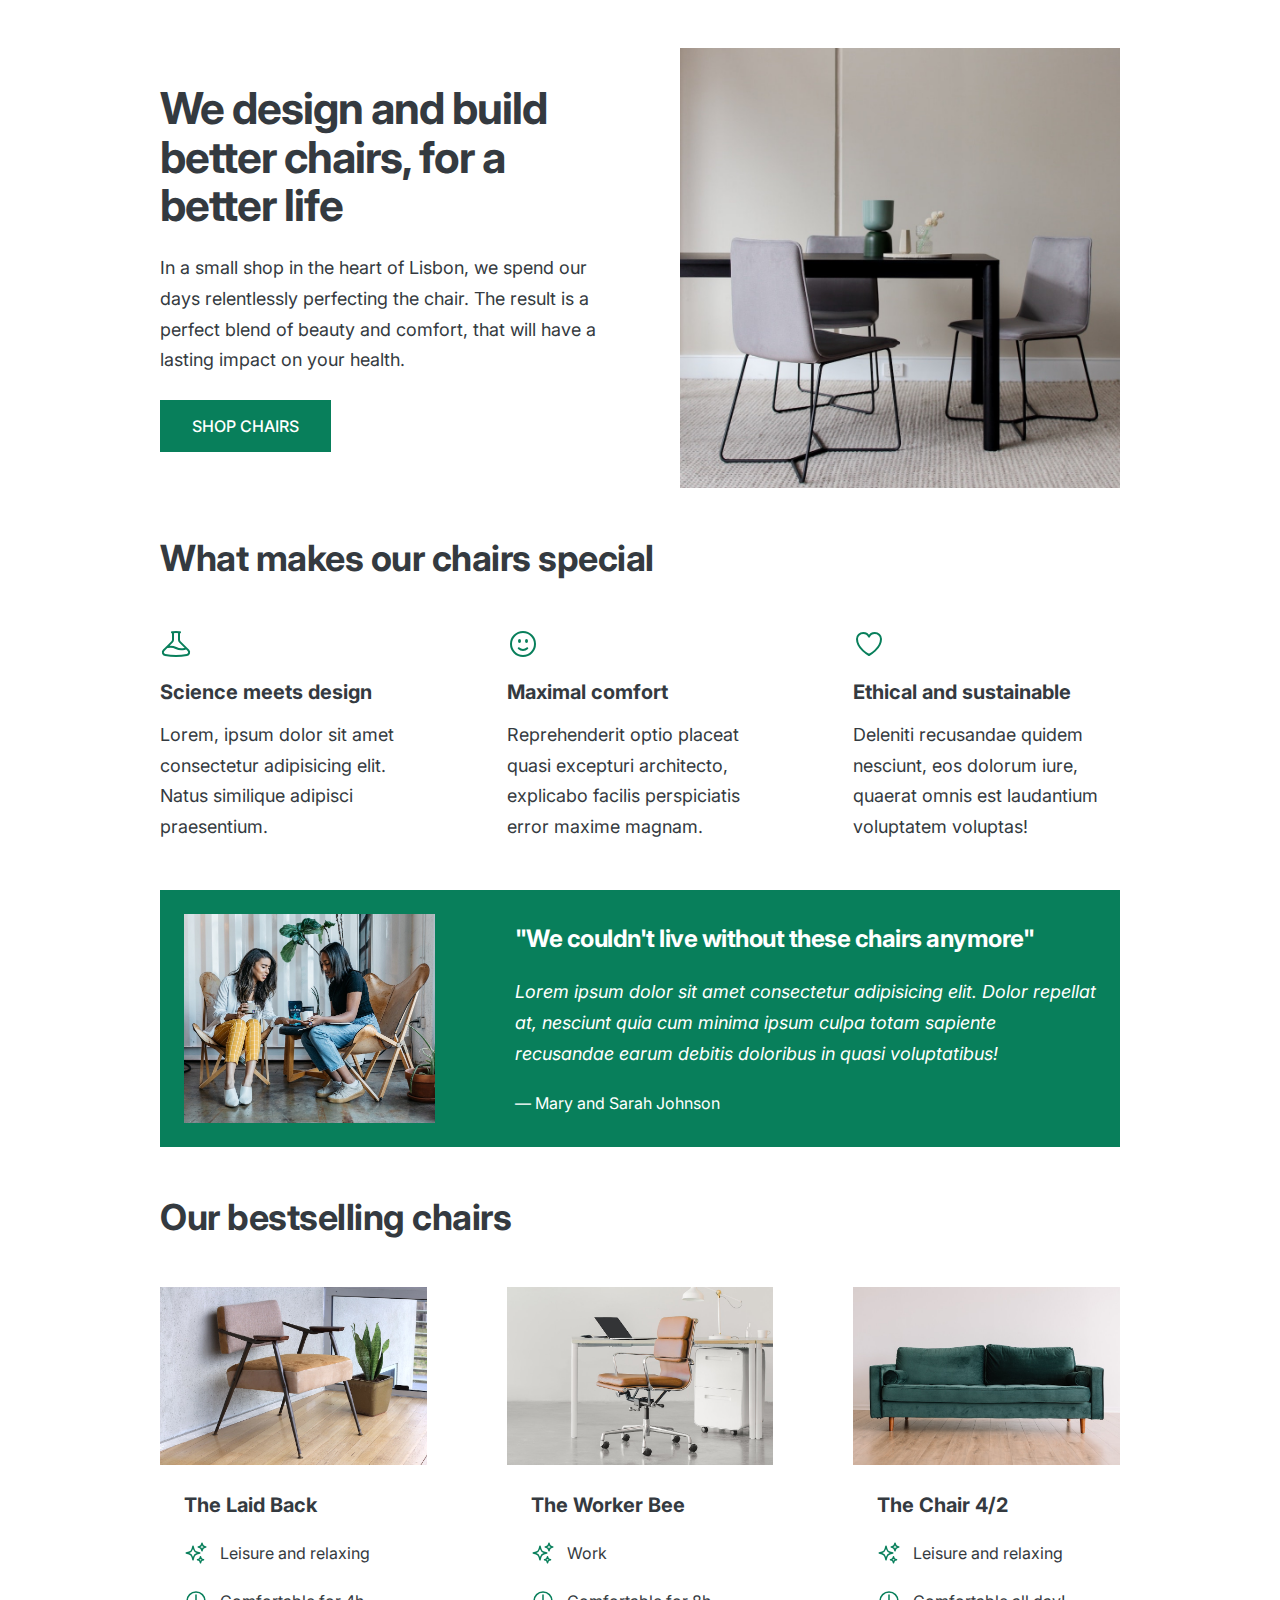
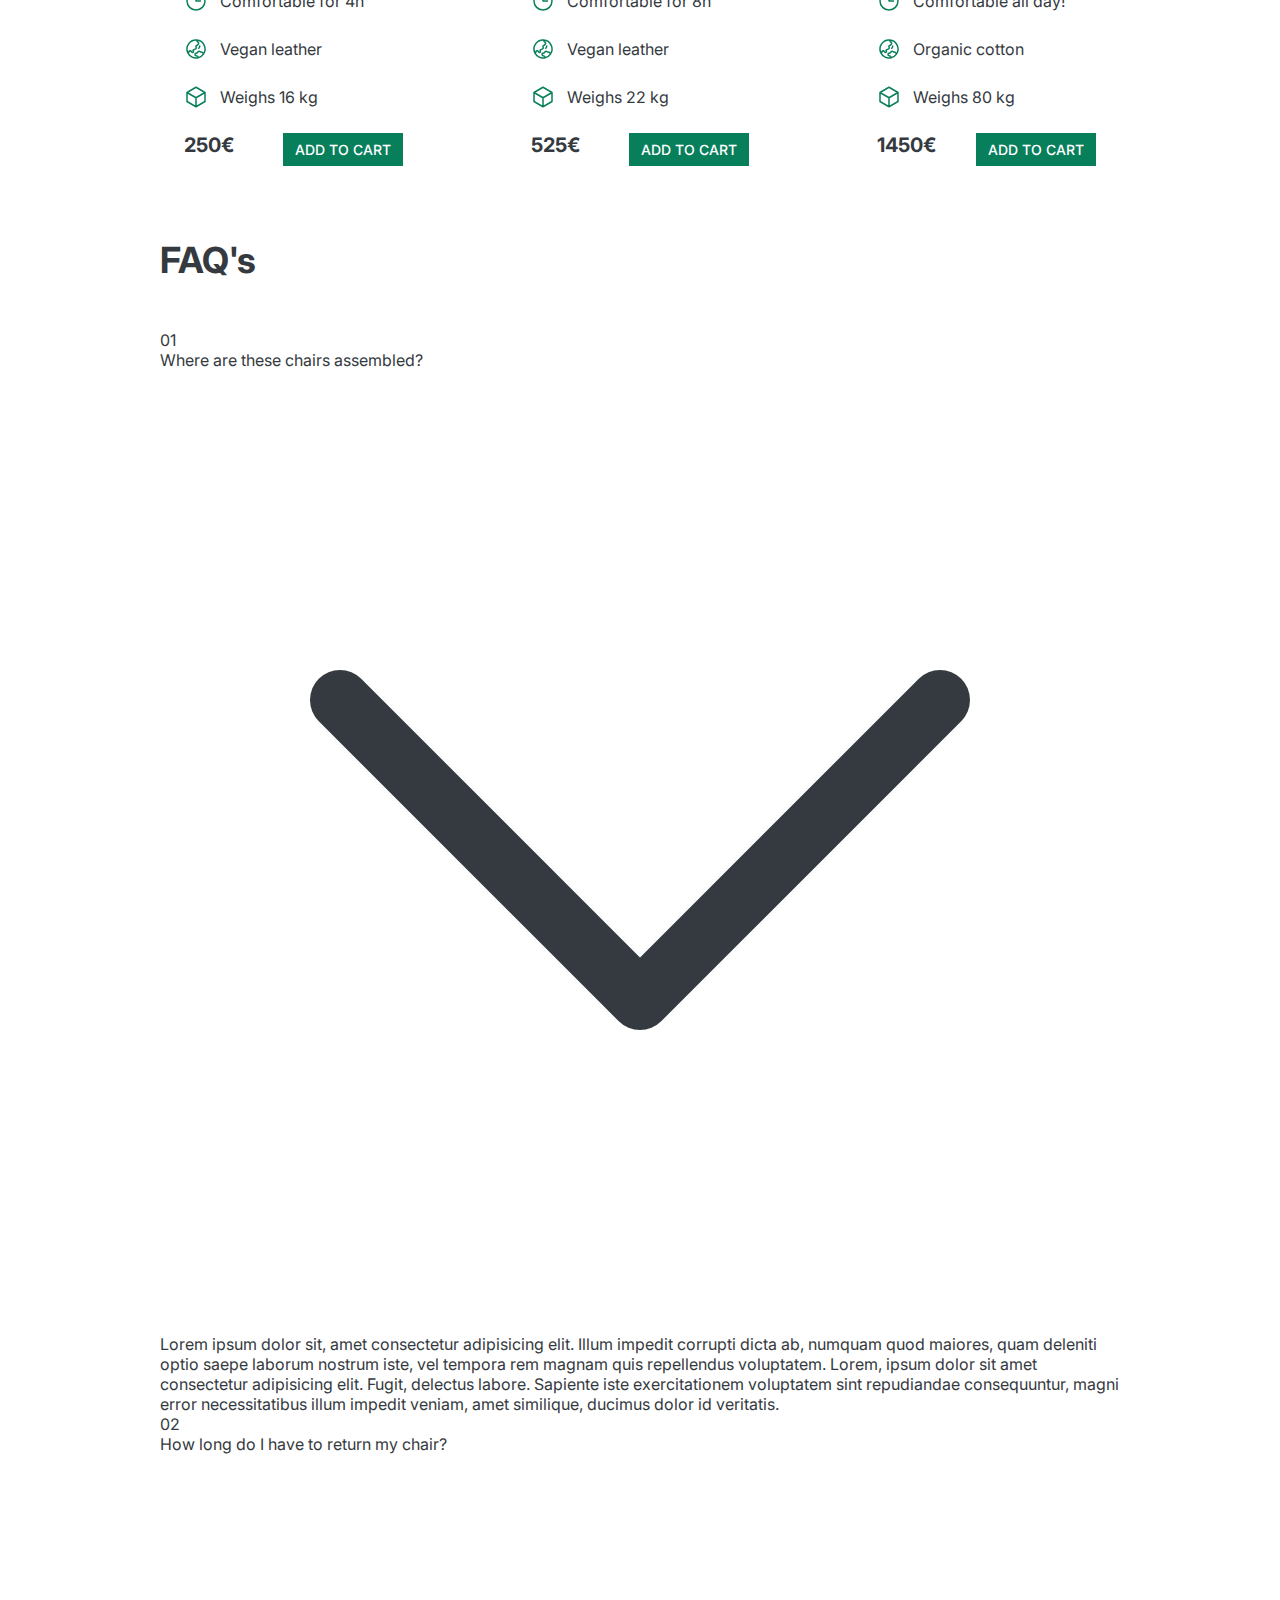
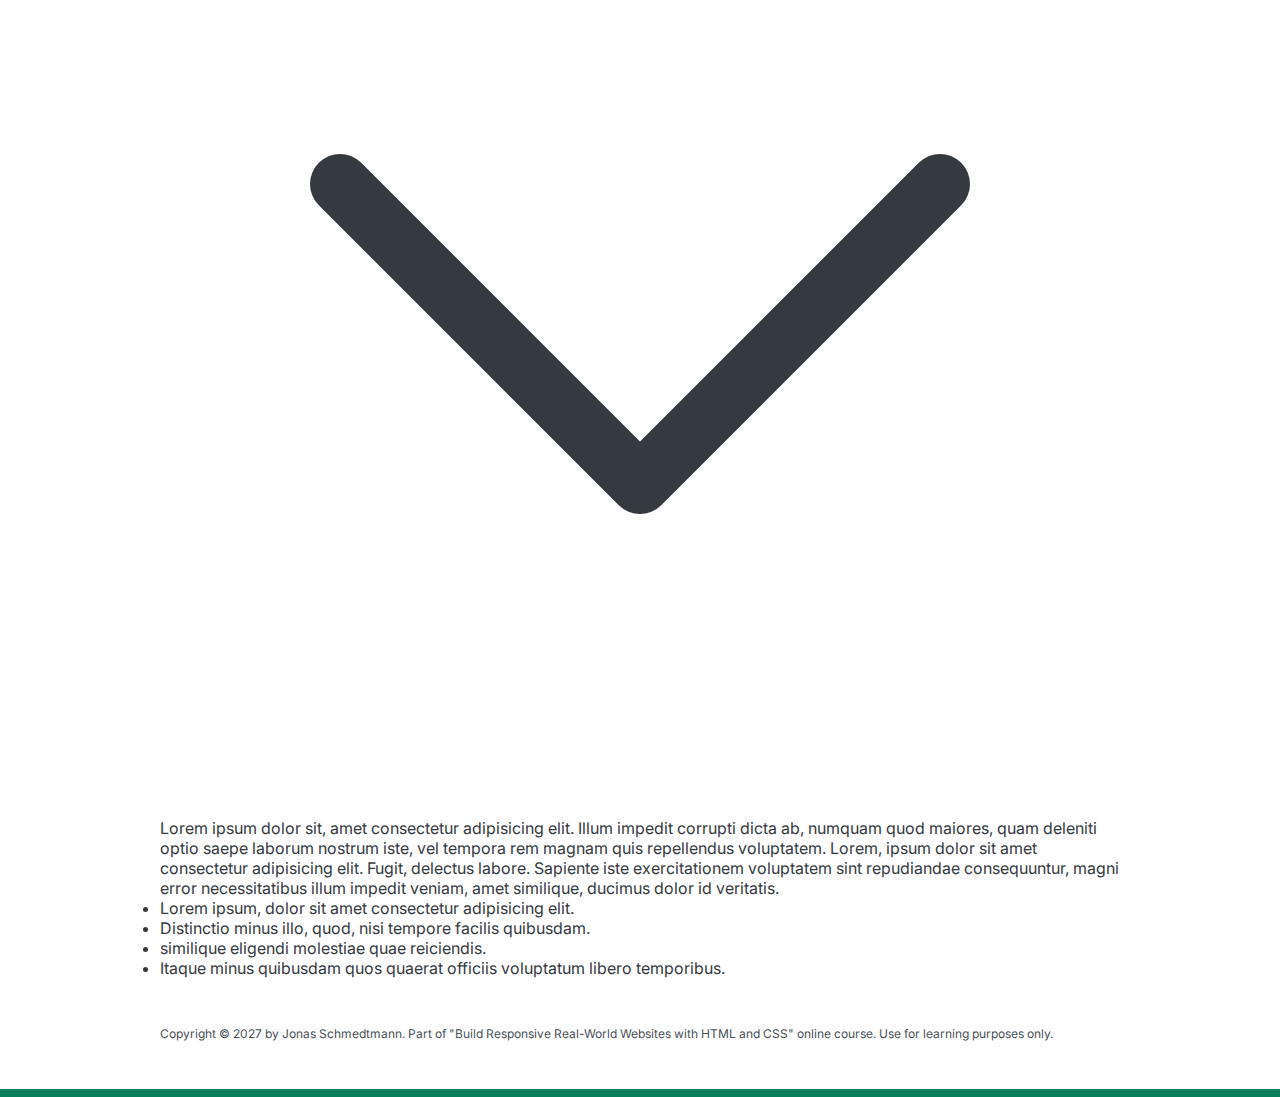
<file: index.html>
<!DOCTYPE html>
<html lang="en">
  <head>
    <meta charset="UTF-8" />
    <meta http-equiv="X-UA-Compatible" content="IE=edge" />
    <meta name="viewport" content="width=device-width, initial-scale=1.0" />

    <link rel="stylesheet" href="style.css" />
    <link rel="preconnect" href="https://fonts.googleapis.com" />
    <link rel="preconnect" href="https://fonts.gstatic.com" crossorigin />
    <link
      href="https://fonts.googleapis.com/css2?family=Inter:ital,opsz,wght@0,14..32,100..900;1,14..32,100..900&display=swap"
      rel="stylesheet"
    />
    <title>Lisbon Chair Shop</title>
  </head>
  <body>
    <div class="container">
      <header>
        <div class="header-text-box">
          <h1>We design and build better chairs, for a better life</h1>
          <p class="header-text">
            In a small shop in the heart of Lisbon, we spend our days
            relentlessly perfecting the chair. The result is a perfect blend of
            beauty and comfort, that will have a lasting impact on your health.
          </p>
          <a class="btn btn--big" href="carousel.html">Shop chairs</a>
        </div>
        <img src="Images/hero.jpg" alt="Photo" />
      </header>

      <section>
        <h2>What makes our chairs special</h2>
        <div class="grid-3-cols">
          <div>
            <svg
              xmlns="http://www.w3.org/2000/svg"
              fill="none"
              viewBox="0 0 24 24"
              stroke-width="1.5"
              stroke="currentColor"
              class="features-icon"
            >
              <path
                stroke-linecap="round"
                stroke-linejoin="round"
                d="M9.75 3.104v5.714a2.25 2.25 0 0 1-.659 1.591L5 14.5M9.75 3.104c-.251.023-.501.05-.75.082m.75-.082a24.301 24.301 0 0 1 4.5 0m0 0v5.714c0 .597.237 1.17.659 1.591L19.8 15.3M14.25 3.104c.251.023.501.05.75.082M19.8 15.3l-1.57.393A9.065 9.065 0 0 1 12 15a9.065 9.065 0 0 0-6.23-.693L5 14.5m14.8.8 1.402 1.402c1.232 1.232.65 3.318-1.067 3.611A48.309 48.309 0 0 1 12 21c-2.773 0-5.491-.235-8.135-.687-1.718-.293-2.3-2.379-1.067-3.61L5 14.5"
              />
            </svg>

            <p class="features-title"><strong>Science meets design</strong></p>
            <p class="features-text">
              Lorem, ipsum dolor sit amet consectetur adipisicing elit. Natus
              similique adipisci praesentium.
            </p>
          </div>

          <div>
            <svg
              xmlns="http://www.w3.org/2000/svg"
              fill="none"
              viewBox="0 0 24 24"
              stroke-width="1.5"
              stroke="currentColor"
              class="features-icon"
            >
              <path
                stroke-linecap="round"
                stroke-linejoin="round"
                d="M15.182 15.182a4.5 4.5 0 0 1-6.364 0M21 12a9 9 0 1 1-18 0 9 9 0 0 1 18 0ZM9.75 9.75c0 .414-.168.75-.375.75S9 10.164 9 9.75 9.168 9 9.375 9s.375.336.375.75Zm-.375 0h.008v.015h-.008V9.75Zm5.625 0c0 .414-.168.75-.375.75s-.375-.336-.375-.75.168-.75.375-.75.375.336.375.75Zm-.375 0h.008v.015h-.008V9.75Z"
              />
            </svg>

            <p class="features-title">
              <strong>Maximal comfort</strong>
            </p>
            <p class="features-text">
              Reprehenderit optio placeat quasi excepturi architecto, explicabo
              facilis perspiciatis error maxime magnam.
            </p>
          </div>

          <div>
            <svg
              xmlns="http://www.w3.org/2000/svg"
              fill="none"
              viewBox="0 0 24 24"
              stroke-width="1.5"
              stroke="currentColor"
              class="features-icon"
            >
              <path
                stroke-linecap="round"
                stroke-linejoin="round"
                d="M21 8.25c0-2.485-2.099-4.5-4.688-4.5-1.935 0-3.597 1.126-4.312 2.733-.715-1.607-2.377-2.733-4.313-2.733C5.1 3.75 3 5.765 3 8.25c0 7.22 9 12 9 12s9-4.78 9-12Z"
              />
            </svg>

            <p class="features-title">
              <strong>Ethical and sustainable</strong>
            </p>
            <p class="features-text">
              Deleniti recusandae quidem nesciunt, eos dolorum iure, quaerat
              omnis est laudantium voluptatem voluptas!
            </p>
          </div>
        </div>
      </section>

      <section class="testimonial-section">
        <div class="grid-3-cols">
          <img src="Images/customers.jpg" alt="People sitting on chairs" />
          <div class="testimonial-box">
            <h2>"We couldn't live without these chairs anymore"</h2>
            <blockquote class="testimonial-text">
              Lorem ipsum dolor sit amet consectetur adipisicing elit. Dolor
              repellat at, nesciunt quia cum minima ipsum culpa totam sapiente
              recusandae earum debitis doloribus in quasi voluptatibus!
            </blockquote>
            <p class="testimonial-author">&mdash; Mary and Sarah Johnson</p>
          </div>
        </div>
      </section>

      <section>
        <h2>Our bestselling chairs</h2>
        <div class="grid-3-cols">
          <figure class="chair">
            <img src="Images/chair-1.jpg" alt="Chair" />
            <div class="chair-box">
              <h3>The Laid Back</h3>
              <ul class="chair-details">
                <li>
                  <svg
                    xmlns="http://www.w3.org/2000/svg"
                    fill="none"
                    viewBox="0 0 24 24"
                    stroke-width="1.5"
                    stroke="currentColor"
                    class="chair-icon"
                  >
                    <path
                      stroke-linecap="round"
                      stroke-linejoin="round"
                      d="M9.813 15.904 9 18.75l-.813-2.846a4.5 4.5 0 0 0-3.09-3.09L2.25 12l2.846-.813a4.5 4.5 0 0 0 3.09-3.09L9 5.25l.813 2.846a4.5 4.5 0 0 0 3.09 3.09L15.75 12l-2.846.813a4.5 4.5 0 0 0-3.09 3.09ZM18.259 8.715 18 9.75l-.259-1.035a3.375 3.375 0 0 0-2.455-2.456L14.25 6l1.036-.259a3.375 3.375 0 0 0 2.455-2.456L18 2.25l.259 1.035a3.375 3.375 0 0 0 2.456 2.456L21.75 6l-1.035.259a3.375 3.375 0 0 0-2.456 2.456ZM16.894 20.567 16.5 21.75l-.394-1.183a2.25 2.25 0 0 0-1.423-1.423L13.5 18.75l1.183-.394a2.25 2.25 0 0 0 1.423-1.423l.394-1.183.394 1.183a2.25 2.25 0 0 0 1.423 1.423l1.183.394-1.183.394a2.25 2.25 0 0 0-1.423 1.423Z"
                    />
                  </svg>
                  <!-- Span is a generic INLINE text element, it doesn't have any meaning. It's like a div element, but inline -->
                  <span>Leisure and relaxing</span>
                </li>
                <li>
                  <svg
                    xmlns="http://www.w3.org/2000/svg"
                    fill="none"
                    viewBox="0 0 24 24"
                    stroke-width="1.5"
                    stroke="currentColor"
                    class="chair-icon"
                  >
                    <path
                      stroke-linecap="round"
                      stroke-linejoin="round"
                      d="M12 6v6h4.5m4.5 0a9 9 0 1 1-18 0 9 9 0 0 1 18 0Z"
                    />
                  </svg>

                  <span>Comfortable for 4h</span>
                </li>
                <li>
                  <svg
                    xmlns="http://www.w3.org/2000/svg"
                    fill="none"
                    viewBox="0 0 24 24"
                    stroke-width="1.5"
                    stroke="currentColor"
                    class="chair-icon"
                  >
                    <path
                      stroke-linecap="round"
                      stroke-linejoin="round"
                      d="M12.75 3.03v.568c0 .334.148.65.405.864l1.068.89c.442.369.535 1.01.216 1.49l-.51.766a2.25 2.25 0 0 1-1.161.886l-.143.048a1.107 1.107 0 0 0-.57 1.664c.369.555.169 1.307-.427 1.605L9 13.125l.423 1.059a.956.956 0 0 1-1.652.928l-.679-.906a1.125 1.125 0 0 0-1.906.172L4.5 15.75l-.612.153M12.75 3.031a9 9 0 0 0-8.862 12.872M12.75 3.031a9 9 0 0 1 6.69 14.036m0 0-.177-.529A2.25 2.25 0 0 0 17.128 15H16.5l-.324-.324a1.453 1.453 0 0 0-2.328.377l-.036.073a1.586 1.586 0 0 1-.982.816l-.99.282c-.55.157-.894.702-.8 1.267l.073.438c.08.474.49.821.97.821.846 0 1.598.542 1.865 1.345l.215.643m5.276-3.67a9.012 9.012 0 0 1-5.276 3.67m0 0a9 9 0 0 1-10.275-4.835M15.75 9c0 .896-.393 1.7-1.016 2.25"
                    />
                  </svg>
                  <span>Vegan leather</span>
                </li>
                <li>
                  <svg
                    xmlns="http://www.w3.org/2000/svg"
                    fill="none"
                    viewBox="0 0 24 24"
                    stroke-width="1.5"
                    stroke="currentColor"
                    class="chair-icon"
                  >
                    <path
                      stroke-linecap="round"
                      stroke-linejoin="round"
                      d="m21 7.5-9-5.25L3 7.5m18 0-9 5.25m9-5.25v9l-9 5.25M3 7.5l9 5.25M3 7.5v9l9 5.25m0-9v9"
                    />
                  </svg>

                  <span>Weighs 16 kg</span>
                </li>
              </ul>
              <div class="chair-price">
                <strong>250€</strong>
                <a href="#" class="btn btn--small">Add to cart</a>
              </div>
            </div>
          </figure>

          <figure class="chair">
            <img src="Images/chair-2.jpg" alt="Chair" />
            <div class="chair-box">
              <h3>The Worker Bee</h3>
              <ul class="chair-details">
                <li>
                  <svg
                    xmlns="http://www.w3.org/2000/svg"
                    fill="none"
                    viewBox="0 0 24 24"
                    stroke-width="1.5"
                    stroke="currentColor"
                    class="chair-icon"
                  >
                    <path
                      stroke-linecap="round"
                      stroke-linejoin="round"
                      d="M9.813 15.904 9 18.75l-.813-2.846a4.5 4.5 0 0 0-3.09-3.09L2.25 12l2.846-.813a4.5 4.5 0 0 0 3.09-3.09L9 5.25l.813 2.846a4.5 4.5 0 0 0 3.09 3.09L15.75 12l-2.846.813a4.5 4.5 0 0 0-3.09 3.09ZM18.259 8.715 18 9.75l-.259-1.035a3.375 3.375 0 0 0-2.455-2.456L14.25 6l1.036-.259a3.375 3.375 0 0 0 2.455-2.456L18 2.25l.259 1.035a3.375 3.375 0 0 0 2.456 2.456L21.75 6l-1.035.259a3.375 3.375 0 0 0-2.456 2.456ZM16.894 20.567 16.5 21.75l-.394-1.183a2.25 2.25 0 0 0-1.423-1.423L13.5 18.75l1.183-.394a2.25 2.25 0 0 0 1.423-1.423l.394-1.183.394 1.183a2.25 2.25 0 0 0 1.423 1.423l1.183.394-1.183.394a2.25 2.25 0 0 0-1.423 1.423Z"
                    />
                  </svg>
                  <span>Work</span>
                </li>
                <li>
                  <svg
                    xmlns="http://www.w3.org/2000/svg"
                    fill="none"
                    viewBox="0 0 24 24"
                    stroke-width="1.5"
                    stroke="currentColor"
                    class="chair-icon"
                  >
                    <path
                      stroke-linecap="round"
                      stroke-linejoin="round"
                      d="M12 6v6h4.5m4.5 0a9 9 0 1 1-18 0 9 9 0 0 1 18 0Z"
                    />
                  </svg>

                  <span>Comfortable for 8h</span>
                </li>
                <li>
                  <svg
                    xmlns="http://www.w3.org/2000/svg"
                    fill="none"
                    viewBox="0 0 24 24"
                    stroke-width="1.5"
                    stroke="currentColor"
                    class="chair-icon"
                  >
                    <path
                      stroke-linecap="round"
                      stroke-linejoin="round"
                      d="M12.75 3.03v.568c0 .334.148.65.405.864l1.068.89c.442.369.535 1.01.216 1.49l-.51.766a2.25 2.25 0 0 1-1.161.886l-.143.048a1.107 1.107 0 0 0-.57 1.664c.369.555.169 1.307-.427 1.605L9 13.125l.423 1.059a.956.956 0 0 1-1.652.928l-.679-.906a1.125 1.125 0 0 0-1.906.172L4.5 15.75l-.612.153M12.75 3.031a9 9 0 0 0-8.862 12.872M12.75 3.031a9 9 0 0 1 6.69 14.036m0 0-.177-.529A2.25 2.25 0 0 0 17.128 15H16.5l-.324-.324a1.453 1.453 0 0 0-2.328.377l-.036.073a1.586 1.586 0 0 1-.982.816l-.99.282c-.55.157-.894.702-.8 1.267l.073.438c.08.474.49.821.97.821.846 0 1.598.542 1.865 1.345l.215.643m5.276-3.67a9.012 9.012 0 0 1-5.276 3.67m0 0a9 9 0 0 1-10.275-4.835M15.75 9c0 .896-.393 1.7-1.016 2.25"
                    />
                  </svg>
                  <span>Vegan leather</span>
                </li>
                <li>
                  <svg
                    xmlns="http://www.w3.org/2000/svg"
                    fill="none"
                    viewBox="0 0 24 24"
                    stroke-width="1.5"
                    stroke="currentColor"
                    class="chair-icon"
                  >
                    <path
                      stroke-linecap="round"
                      stroke-linejoin="round"
                      d="m21 7.5-9-5.25L3 7.5m18 0-9 5.25m9-5.25v9l-9 5.25M3 7.5l9 5.25M3 7.5v9l9 5.25m0-9v9"
                    />
                  </svg>

                  <span>Weighs 22 kg</span>
                </li>
              </ul>
              <div class="chair-price">
                <strong>525€</strong>
                <a href="#" class="btn btn--small">Add to cart</a>
              </div>
            </div>
          </figure>

          <figure class="chair">
            <img src="Images/chair-3.jpg" alt="Chair" />
            <div class="chair-box">
              <h3>The Chair 4/2</h3>
              <ul class="chair-details">
                <li>
                  <svg
                    xmlns="http://www.w3.org/2000/svg"
                    fill="none"
                    viewBox="0 0 24 24"
                    stroke-width="1.5"
                    stroke="currentColor"
                    class="chair-icon"
                  >
                    <path
                      stroke-linecap="round"
                      stroke-linejoin="round"
                      d="M9.813 15.904 9 18.75l-.813-2.846a4.5 4.5 0 0 0-3.09-3.09L2.25 12l2.846-.813a4.5 4.5 0 0 0 3.09-3.09L9 5.25l.813 2.846a4.5 4.5 0 0 0 3.09 3.09L15.75 12l-2.846.813a4.5 4.5 0 0 0-3.09 3.09ZM18.259 8.715 18 9.75l-.259-1.035a3.375 3.375 0 0 0-2.455-2.456L14.25 6l1.036-.259a3.375 3.375 0 0 0 2.455-2.456L18 2.25l.259 1.035a3.375 3.375 0 0 0 2.456 2.456L21.75 6l-1.035.259a3.375 3.375 0 0 0-2.456 2.456ZM16.894 20.567 16.5 21.75l-.394-1.183a2.25 2.25 0 0 0-1.423-1.423L13.5 18.75l1.183-.394a2.25 2.25 0 0 0 1.423-1.423l.394-1.183.394 1.183a2.25 2.25 0 0 0 1.423 1.423l1.183.394-1.183.394a2.25 2.25 0 0 0-1.423 1.423Z"
                    />
                  </svg>
                  <span>Leisure and relaxing</span>
                </li>
                <li>
                  <svg
                    xmlns="http://www.w3.org/2000/svg"
                    fill="none"
                    viewBox="0 0 24 24"
                    stroke-width="1.5"
                    stroke="currentColor"
                    class="chair-icon"
                  >
                    <path
                      stroke-linecap="round"
                      stroke-linejoin="round"
                      d="M12 6v6h4.5m4.5 0a9 9 0 1 1-18 0 9 9 0 0 1 18 0Z"
                    />
                  </svg>

                  <span>Comfortable all day!</span>
                </li>
                <li>
                  <svg
                    xmlns="http://www.w3.org/2000/svg"
                    fill="none"
                    viewBox="0 0 24 24"
                    stroke-width="1.5"
                    stroke="currentColor"
                    class="chair-icon"
                  >
                    <path
                      stroke-linecap="round"
                      stroke-linejoin="round"
                      d="M12.75 3.03v.568c0 .334.148.65.405.864l1.068.89c.442.369.535 1.01.216 1.49l-.51.766a2.25 2.25 0 0 1-1.161.886l-.143.048a1.107 1.107 0 0 0-.57 1.664c.369.555.169 1.307-.427 1.605L9 13.125l.423 1.059a.956.956 0 0 1-1.652.928l-.679-.906a1.125 1.125 0 0 0-1.906.172L4.5 15.75l-.612.153M12.75 3.031a9 9 0 0 0-8.862 12.872M12.75 3.031a9 9 0 0 1 6.69 14.036m0 0-.177-.529A2.25 2.25 0 0 0 17.128 15H16.5l-.324-.324a1.453 1.453 0 0 0-2.328.377l-.036.073a1.586 1.586 0 0 1-.982.816l-.99.282c-.55.157-.894.702-.8 1.267l.073.438c.08.474.49.821.97.821.846 0 1.598.542 1.865 1.345l.215.643m5.276-3.67a9.012 9.012 0 0 1-5.276 3.67m0 0a9 9 0 0 1-10.275-4.835M15.75 9c0 .896-.393 1.7-1.016 2.25"
                    />
                  </svg>
                  <span>Organic cotton</span>
                </li>
                <li>
                  <svg
                    xmlns="http://www.w3.org/2000/svg"
                    fill="none"
                    viewBox="0 0 24 24"
                    stroke-width="1.5"
                    stroke="currentColor"
                    class="chair-icon"
                  >
                    <path
                      stroke-linecap="round"
                      stroke-linejoin="round"
                      d="m21 7.5-9-5.25L3 7.5m18 0-9 5.25m9-5.25v9l-9 5.25M3 7.5l9 5.25M3 7.5v9l9 5.25m0-9v9"
                    />
                  </svg>

                  <span>Weighs 80 kg</span>
                </li>
              </ul>
              <div class="chair-price">
                <strong>1450€</strong>
                <a href="#" class="btn btn--small">Add to cart</a>
              </div>
            </div>
          </figure>
        </div>
      </section>

      <section class="accordian">
        <h2>FAQ's</h2>

        <div class="item">
          <p class="number">01</p>
          <p class="text">Where are these chairs assembled?</p>
          <svg
            xmlns="http://www.w3.org/2000/svg"
            fill="none"
            viewBox="0 0 24 24"
            stroke-width="1.5"
            stroke="currentColor"
            class="accordian-icon"
          >
            <path
              stroke-linecap="round"
              stroke-linejoin="round"
              d="m19.5 8.25-7.5 7.5-7.5-7.5"
            />
          </svg>
          <div class="hidden-box">
            <p>
              Lorem ipsum dolor sit, amet consectetur adipisicing elit. Illum
              impedit corrupti dicta ab, numquam quod maiores, quam deleniti
              optio saepe laborum nostrum iste, vel tempora rem magnam quis
              repellendus voluptatem. Lorem, ipsum dolor sit amet consectetur
              adipisicing elit. Fugit, delectus labore. Sapiente iste
              exercitationem voluptatem sint repudiandae consequuntur, magni
              error necessitatibus illum impedit veniam, amet similique, ducimus
              dolor id veritatis.
            </p>
          </div>
        </div>

        <div class="item">
          <p class="number">02</p>
          <p class="text">How long do I have to return my chair?</p>
          <svg
            xmlns="http://www.w3.org/2000/svg"
            fill="none"
            viewBox="0 0 24 24"
            stroke-width="1.5"
            stroke="currentColor"
            class="accordian-icon"
          >
            <path
              stroke-linecap="round"
              stroke-linejoin="round"
              d="m19.5 8.25-7.5 7.5-7.5-7.5"
            />
          </svg>
          <div class="hidden-box">
            <p>
              Lorem ipsum dolor sit, amet consectetur adipisicing elit. Illum
              impedit corrupti dicta ab, numquam quod maiores, quam deleniti
              optio saepe laborum nostrum iste, vel tempora rem magnam quis
              repellendus voluptatem. Lorem, ipsum dolor sit amet consectetur
              adipisicing elit. Fugit, delectus labore. Sapiente iste
              exercitationem voluptatem sint repudiandae consequuntur, magni
              error necessitatibus illum impedit veniam, amet similique, ducimus
              dolor id veritatis.
            </p>
            <ul>
              <li>Lorem ipsum, dolor sit amet consectetur adipisicing elit.</li>
              <li>
                Distinctio minus illo, quod, nisi tempore facilis quibusdam.
              </li>
              <li>similique eligendi molestiae quae reiciendis.</li>
              <li>
                Itaque minus quibusdam quos quaerat officiis voluptatum libero
                temporibus.
              </li>
            </ul>
          </div>
        </div>
      </section>

      <footer>
        Copyright &copy; 2027 by Jonas Schmedtmann. Part of "Build Responsive
        Real-World Websites with HTML and CSS" online course. Use for learning
        purposes only.
      </footer>
    </div>
  </body>
</html>
</file>
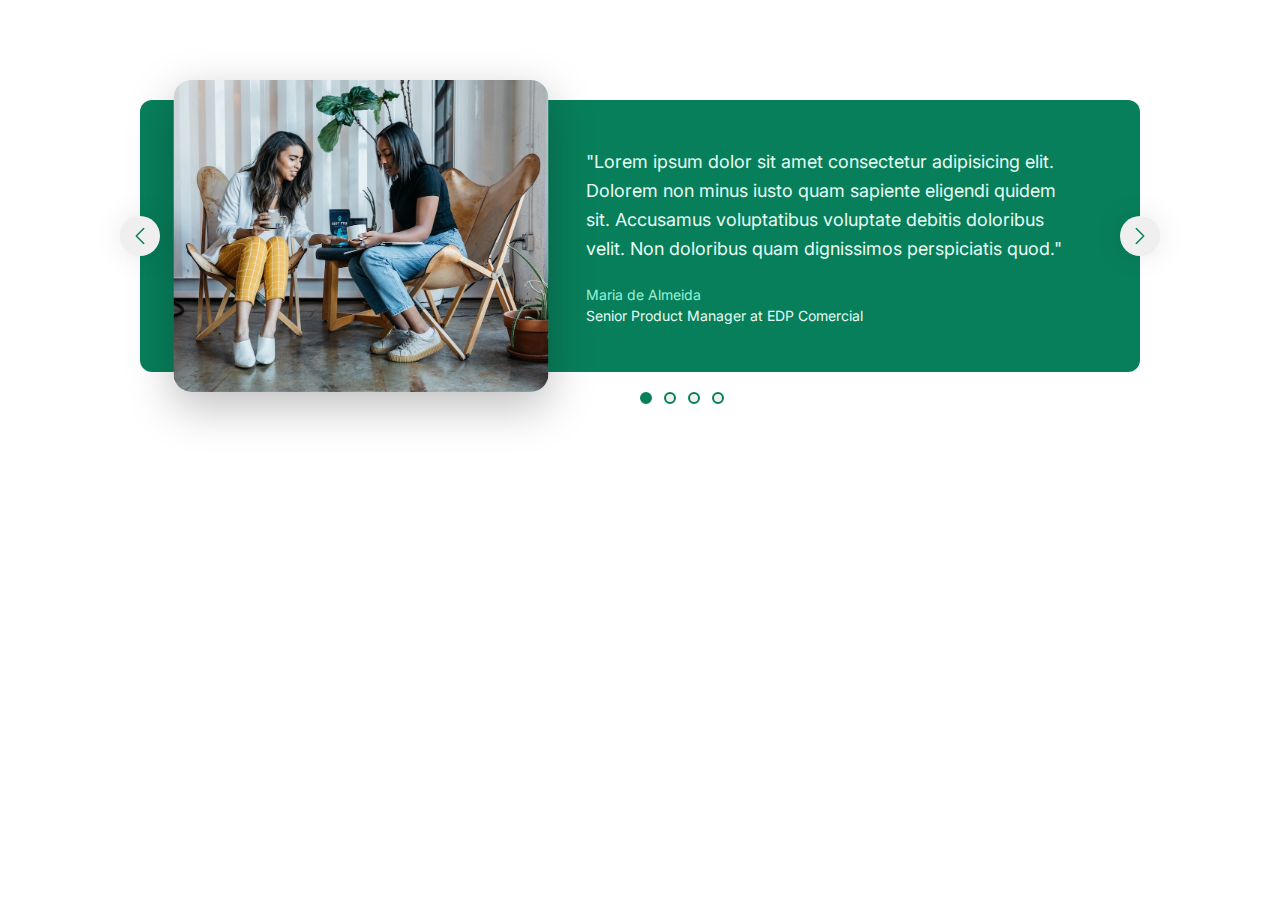
<file: carousel.html>
<!DOCTYPE html>
<html lang="en">
  <head>
    <meta charset="UTF-8" />
    <meta name="viewport" content="width=device-width, initial-scale=1.0" />
    <link rel="preconnect" href="https://fonts.googleapis.com" />
    <link rel="preconnect" href="https://fonts.gstatic.com" crossorigin />
    <link
      href="https://fonts.googleapis.com/css2?family=Inter:ital,opsz,wght@0,14..32,100..900;1,14..32,100..900&display=swap"
      rel="stylesheet"
    />
    <title>Carousel Component</title>
  </head>

  <style>
    * {
      box-sizing: border-box;
      margin: 0;
      padding: 0;
    }

    body {
      font-family: "Inter", sans-serif;
      color: #343a40;
    }

    .carousel {
      width: 1000px;
      margin: 100px auto;

      background-color: #087f5b;

      /* padding: 32px; */
      padding: 32px 64px 32px 96px;
      border-radius: 12px;
      position: relative;

      display: flex;
      align-items: center;
      gap: 100px;
    }

    .carousel-img {
      width: 250px;
      border-radius: 12px;
      transform: scale(1.5);
      box-shadow: 0 10px 30px 0 rgba(0, 0, 0, 0.25);
    }

    .carousel-text {
      color: #e6fcf5;
      font-size: 18px;
      line-height: 1.6;
      margin-bottom: 20px;
    }

    .carousel-author {
      color: #96f2d7;
      font-size: 14px;
      line-height: 1.7;
    }

    .carousel-job {
      color: #e6fcf5;
      font-size: 14px;
    }

    .btn {
      width: 40px;
      height: 40px;
      border: none;
      border-radius: 50%;
      color: #087f5b;
      position: absolute;
      box-shadow: 0 0px 30px 0 rgba(0, 0, 0, 0.1);
      cursor: pointer;

      display: flex;
      align-items: center;
      justify-content: center;
    }

    .btn:hover {
      background-color: #e6fcf5;
    }

    .btn-icon {
      stroke: #087f5b;
      width: 24px;
      height: 24px;
    }

    .btn--left {
      /* In relation to Parent ELement */
      left: 0;
      top: 50%;

      /* In relation to Element itself */
      transform: translate(-50%, -50%);
    }

    .btn--right {
      right: 0;
      top: 50%;
      transform: translate(50%, -50%);
    }

    .dots {
      position: absolute;
      left: 50%;
      bottom: 0;
      transform: translate(0, 32px);

      display: flex;
      gap: 12px;
    }

    .dot {
      width: 12px;
      height: 12px;
      border-radius: 50%;
      border: 2px solid #087f5b;
    }

    .dot--fill {
      background-color: #087f5b;
    }
  </style>

  <body>
    <div class="carousel">
      <img
        class="carousel-img"
        src="Images/customers.jpg"
        alt="customers-siptting"
      />
      <blockquote>
        <p class="carousel-text">
          "Lorem ipsum dolor sit amet consectetur adipisicing elit. Dolorem non
          minus iusto quam sapiente eligendi quidem sit. Accusamus voluptatibus
          voluptate debitis doloribus velit. Non doloribus quam dignissimos
          perspiciatis quod."
        </p>
        <p class="carousel-author">Maria de Almeida</p>
        <p class="carousel-job">Senior Product Manager at EDP Comercial</p>
      </blockquote>
      <button class="btn btn--left">
        <svg
          xmlns="http://www.w3.org/2000/svg"
          fill="none"
          viewBox="0 0 24 24"
          stroke-width="1.5"
          stroke="currentColor"
          class="btn-icon"
        >
          <path
            stroke-linecap="round"
            stroke-linejoin="round"
            d="M15.75 19.5 8.25 12l7.5-7.5"
          />
        </svg>
      </button>
      <button class="btn btn--right">
        <svg
          xmlns="http://www.w3.org/2000/svg"
          fill="none"
          viewBox="0 0 24 24"
          stroke-width="1.5"
          stroke="currentColor"
          class="btn-icon"
        >
          <path
            stroke-linecap="round"
            stroke-linejoin="round"
            d="m8.25 4.5 7.5 7.5-7.5 7.5"
          />
        </svg>
      </button>
      <div class="dots">
        <button class="dot dot--fill">&nbsp;</button>
        <button class="dot">&nbsp;</button>
        <button class="dot">&nbsp;</button>
        <button class="dot">&nbsp;</button>
      </div>
    </div>
  </body>
</html>
</file>
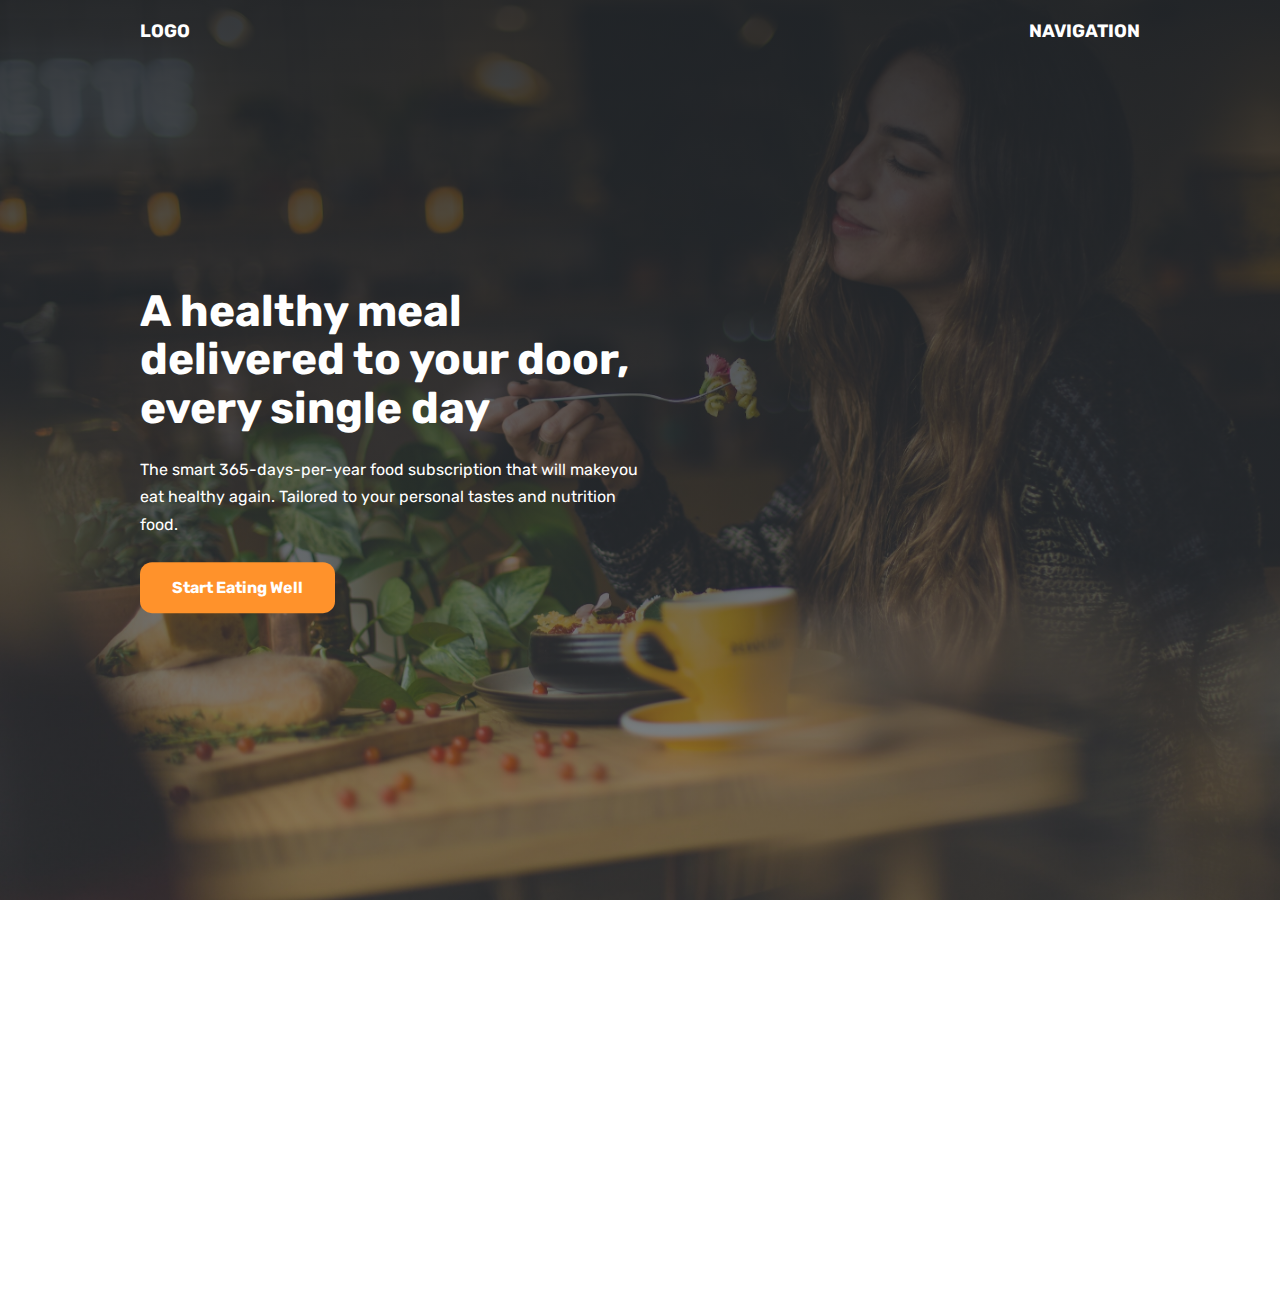
<file: Hero.html>
<!DOCTYPE html>
<html lang="en">
  <head>
    <meta charset="UTF-8" />
    <meta name="viewport" content="width=device-width, initial-scale=1.0" />
    <link rel="preconnect" href="https://fonts.googleapis.com" />
    <link rel="preconnect" href="https://fonts.gstatic.com" crossorigin />
    <link
      href="https://fonts.googleapis.com/css2?family=Inter:ital,opsz,wght@0,14..32,100..900;1,14..32,100..900&family=Rubik:ital,wght@0,300..900;1,300..900&display=swap"
      rel="stylesheet"
    />
    <title>Hero Component</title>
    <style>
      /* Remember: Always give background color to elements for better understanding of styling the 
      components and layouts, as I give it but also comment it, so you can understand it.  */

      * {
        margin: 0;
        padding: 0;
        box-sizing: border-box;
      }

      body {
        font-family: "Rubik", sans-serif;
        color: #fff;
      }

      /* When you will come here after a long time, then I had written some background property but 
      remember this property will not be applied on "nav" because "container" class has a higher
      specificity, so it does apply on simple nav element because of lower specificity. In order
      to solve this we have declared the name of class for the div element of header from container
      to mini-container*/

      .container {
        margin: 0 auto;
        width: 1000px;
        /* background-color: burlywood; */
      }

      header {
        /* background-color: aquamarine; */
        height: 100vh;
        position: relative;

        background-image: linear-gradient(
            rgba(33, 37, 41, 0.9),
            rgba(52, 58, 64, 0.5)
          ),
          url(Images/hero\ 2.0.jpg);
        background-size: cover;
      }

      section {
        padding: 96px 0;
      }

      nav {
        font-size: 18px;
        font-weight: 700;
        padding-top: 20px;
        /* background-color: antiquewhite; */

        display: flex;
        justify-content: space-between;
      }

      .mini-container {
        width: 1000px;
        margin: 0 auto;
        /* background-color: burlywood; */

        position: absolute;
        top: 50%;
        left: 50%;
        transform: translate(-50%, -50%);
      }

      .micro-container {
        /* background-color: cadetblue; */
        width: 50%;
      }

      h1 {
        font-size: 44px;
        margin-bottom: 24px;
        line-height: 1.1;
      }

      p {
        font-size: 16px;
        margin-bottom: 24px;
        line-height: 1.7;
      }

      .btn:link,
      .btn:visited {
        text-decoration: none;
        background-color: #ff922b;
        color: #fff;
        font-size: 16px;
        font-weight: 700;
        border-radius: 12px;

        display: inline-block;
        padding: 16px 32px;
      }

      h2 {
        margin-bottom: 36px;
        font-size: 36px;
      }
    </style>
  </head>
  <body>
    <header>
      <nav class="container">
        <div>LOGO</div>
        <div>NAVIGATION</div>
      </nav>

      <div class="mini-container">
        <div class="micro-container">
          <h1>A healthy meal delivered to your door, every single day</h1>
          <p>
            The smart 365-days-per-year food subscription that will makeyou eat
            healthy again. Tailored to your personal tastes and nutrition food.
          </p>
          <a href="#" class="btn">Start Eating Well</a>
        </div>
      </div>
    </header>

    <section class="container">
      <h2>Our Services</h2>
      <p>
        Lorem ipsum dolor, sit amet consectetur adipisicing elit. Optio,
        temporibus cumque sequi eligendi ullam eum accusamus quaerat odio ipsum.
        Doloremque doloribus quam numquam pariatur esse necessitatibus voluptate
        tempora aspernatur nesciunt. Lorem ipsum dolor sit amet consectetur
        adipisicing elit. Excepturi consequuntur qui corrupti, dolorem alias
        dicta tempore omnis quaerat, nam, libero atque quidem illo. Sunt numquam
        voluptatibus maiores, aut soluta quisquam!
      </p>
    </section>
  </body>
</html>
</file>
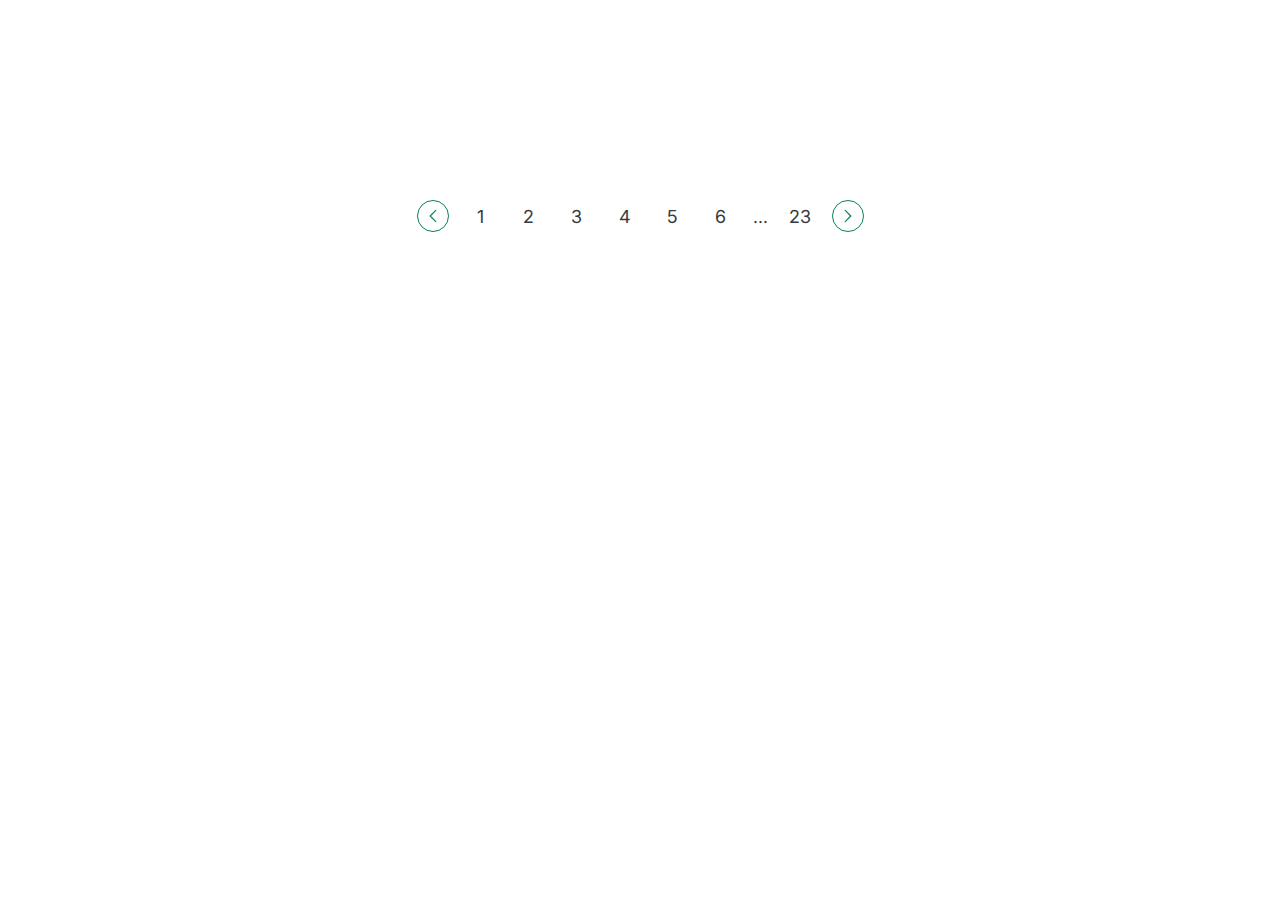
<file: Pagination.html>
<!DOCTYPE html>
<html lang="en">
  <head>
    <meta charset="UTF-8" />
    <meta name="viewport" content="width=device-width, initial-scale=1.0" />
    <link rel="stylesheet" href="Pagination.css" />
    <link rel="preconnect" href="https://fonts.googleapis.com" />
    <link rel="preconnect" href="https://fonts.gstatic.com" crossorigin />
    <link
      href="https://fonts.googleapis.com/css2?family=Inter:ital,opsz,wght@0,14..32,100..900;1,14..32,100..900&display=swap"
      rel="stylesheet"
    />
    <title>Pagination Page</title>
  </head>
  <body>
    <section class="Pagination">
      <button class="btn btn--left">
        <svg
          xmlns="http://www.w3.org/2000/svg"
          fill="none"
          viewBox="0 0 24 24"
          stroke-width="1.5"
          stroke="currentColor"
          class="btn-icon"
        >
          <path
            stroke-linecap="round"
            stroke-linejoin="round"
            d="M15.75 19.5 8.25 12l7.5-7.5"
          />
        </svg>
      </button>
      <a href="#" class="page--num">1</a>
      <a href="#" class="page--num">2</a>
      <a href="#" class="page--num">3</a>
      <a href="#" class="page--num">4</a>
      <a href="#" class="page--num">5</a>
      <a href="#" class="page--num">6</a>
      <span>
        <p>...</p>
      </span>
      <a href="#" class="page--num">23</a>
      <button class="btn btn--right">
        <svg
          xmlns="http://www.w3.org/2000/svg"
          fill="none"
          viewBox="0 0 24 24"
          stroke-width="1.5"
          stroke="currentColor"
          class="btn-icon"
        >
          <path
            stroke-linecap="round"
            stroke-linejoin="round"
            d="m8.25 4.5 7.5 7.5-7.5 7.5"
          />
        </svg>
      </button>
    </section>
  </body>
</html>
</file>
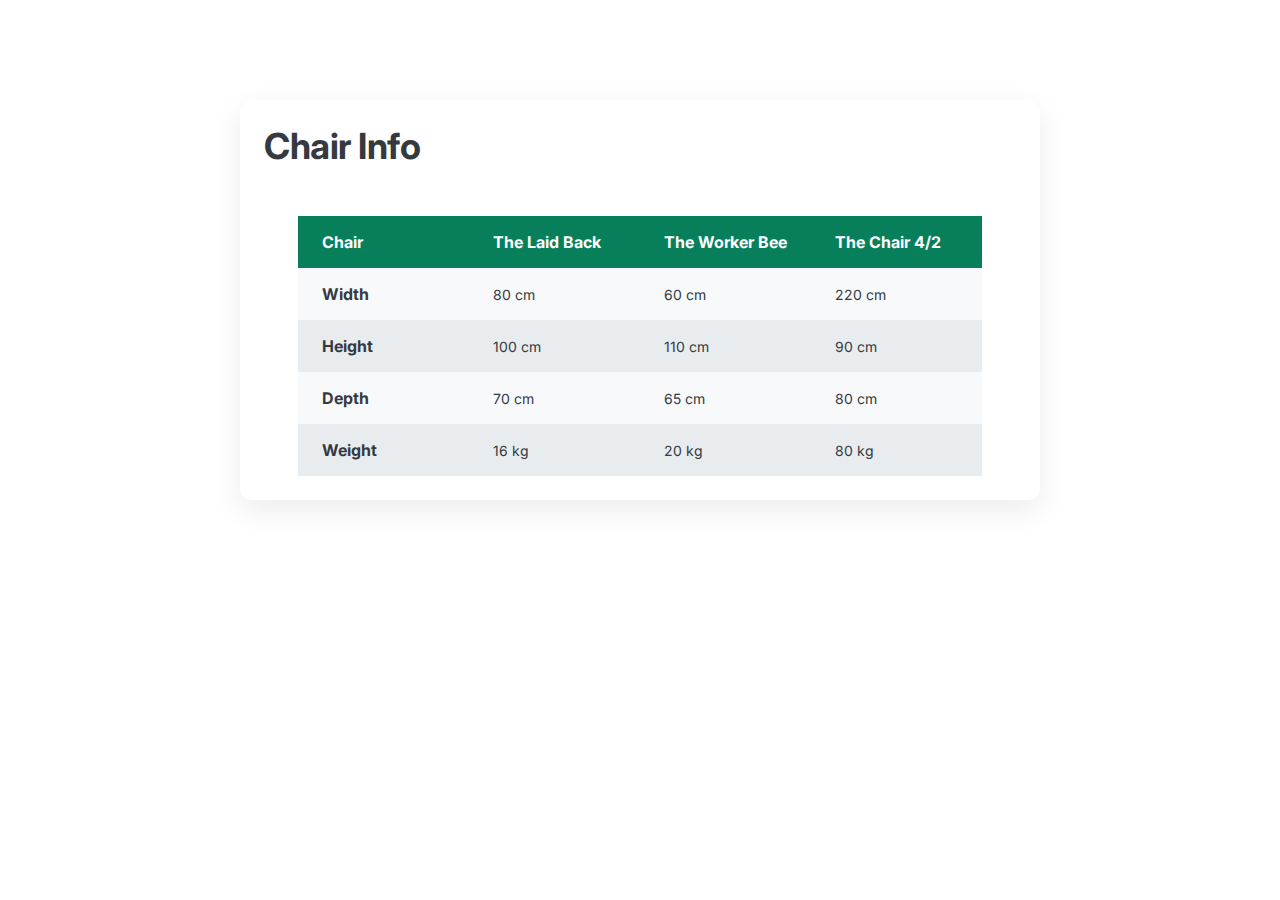
<file: table.html>
<!DOCTYPE html>
<html lang="en">
  <head>
    <meta charset="UTF-8" />
    <meta name="viewport" content="width=device-width, initial-scale=1.0" />
    <link rel="preconnect" href="https://fonts.googleapis.com" />
    <link rel="preconnect" href="https://fonts.gstatic.com" crossorigin />
    <link
      href="https://fonts.googleapis.com/css2?family=Inter:ital,opsz,wght@0,14..32,100..900;1,14..32,100..900&display=swap"
      rel="stylesheet"
    />
    <title>Lisbon Chair Info</title>

    <style>
      * {
        box-sizing: border-box;
        margin: 0;
        padding: 0;
      }

      body {
        font-family: "Inter", sans-serif;
        color: #343a40;
        margin: 100px auto;
        width: 800px;
      }

      h2 {
        margin-bottom: 48px;
        font-size: 36px;
        letter-spacing: -0.5px;
      }

      table {
        /* For Aligning the whole table into Center */
        margin: 0px auto;
        text-align: left;
        font-size: 14px;
        /* border: 1px solid #343a40; */
        border-collapse: collapse;
      }

      th,
      td {
        padding: 16px 24px;
        /* border: 1px solid #343a40; */
      }

      table th {
        font-size: 16px;
        width: 25%;
      }

      tbody tr:nth-child(odd) {
        background-color: #f8f9fa;
      }

      tbody tr:nth-child(even) {
        background-color: #e9ecef;
      }

      .info--table {
        padding: 24px;
        border-radius: 12px;
        box-shadow: 0 10px 30px 0 rgba(0, 0, 0, 0.08);
      }

      .info-main-header {
        background-color: #087f5b;
        color: #fff;
      }
    </style>
  </head>
  <body>
    <section class="info--table">
      <h2>Chair Info</h2>
      <table>
        <thead>
          <tr class="info-main-header">
            <th>Chair</th>
            <th>The Laid Back</th>
            <th>The Worker Bee</th>
            <th>The Chair 4/2</th>
          </tr>
        </thead>

        <tbody>
          <tr>
            <th>Width</th>
            <td>80 cm</td>
            <td>60 cm</td>
            <td>220 cm</td>
          </tr>
          <tr>
            <th>Height</th>
            <td>100 cm</td>
            <td>110 cm</td>
            <td>90 cm</td>
          </tr>
          <tr>
            <th>Depth</th>
            <td>70 cm</td>
            <td>65 cm</td>
            <td>80 cm</td>
          </tr>
          <tr>
            <th>Weight</th>
            <td>16 kg</td>
            <td>20 kg</td>
            <td>80 kg</td>
          </tr>
        </tbody>
      </table>
    </section>
  </body>
</html>
</file>
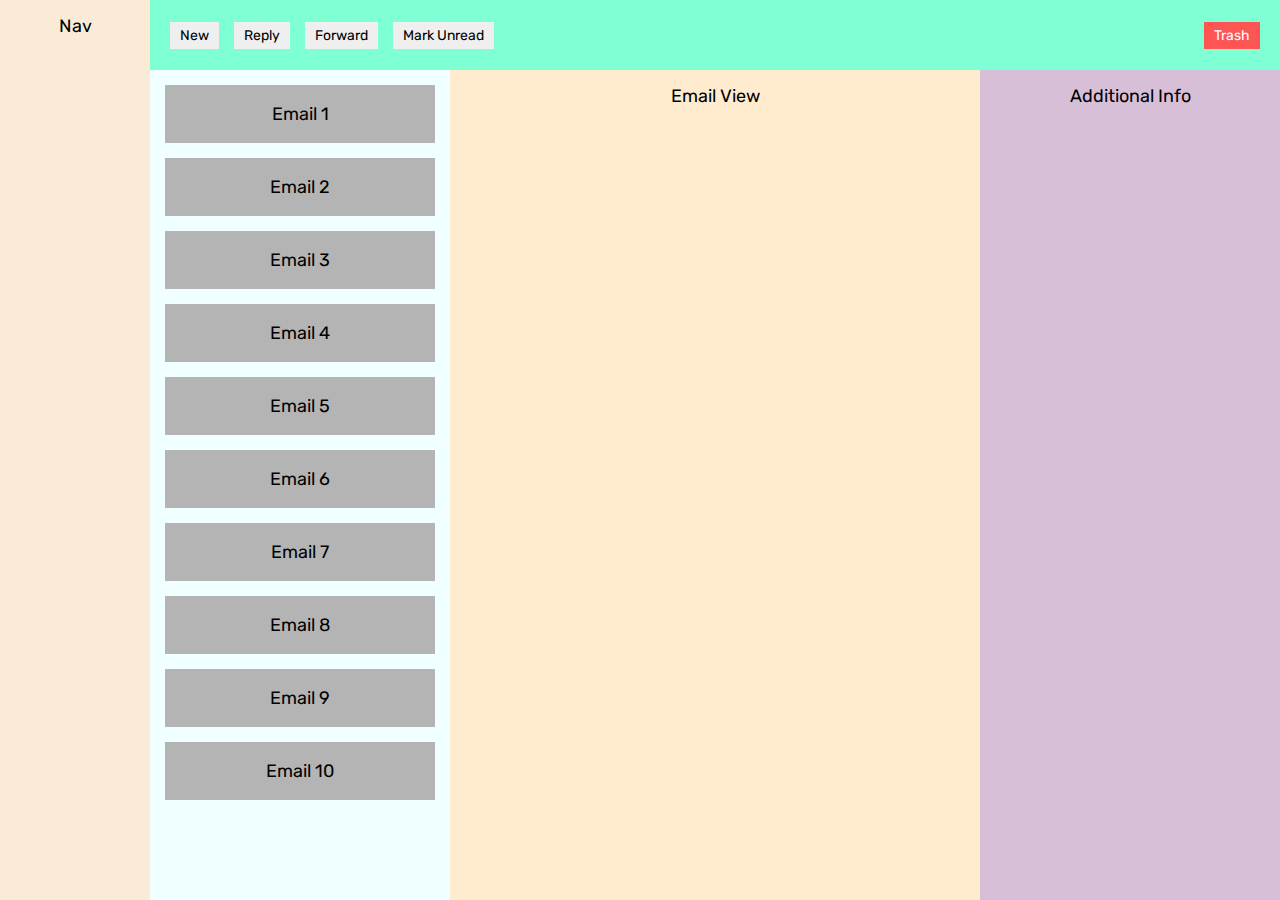
<file: Web-Application-Layout.html>
<!DOCTYPE html>
<html lang="en">
  <head>
    <meta charset="UTF-8" />
    <meta name="viewport" content="width=device-width, initial-scale=1.0" />
    <link rel="preconnect" href="https://fonts.googleapis.com" />
    <link rel="preconnect" href="https://fonts.gstatic.com" crossorigin />
    <link
      href="https://fonts.googleapis.com/css2?family=Inter:ital,opsz,wght@0,14..32,100..900;1,14..32,100..900&family=Rubik:ital,wght@0,300..900;1,300..900&display=swap"
      rel="stylesheet"
    />
    <title>Web Application Layout</title>
    <style>
      * {
        margin: 0;
        padding: 0;
        box-sizing: border-box;
      }

      body {
        /* width: 1200px; */
        margin: 0 auto;
        height: 100vh;

        font-size: 18px;
        font-family: "Rubik", sans-serif;
        text-align: center;

        display: grid;
        grid-template-columns: 150px 300px 1fr 300px;
        grid-template-rows: 70px 1fr;
      }

      nav {
        background-color: antiquewhite;
        grid-row: 1 / -1;
        padding: 15px;
      }
      menu {
        background-color: aquamarine;
        grid-column: 2 / -1;
        padding: 10px 20px;

        display: flex;
        flex-direction: row;
        align-items: center;
        gap: 15px;
      }
      section {
        background-color: azure;
        padding: 15px;

        display: flex;
        /* flex-shrink: 0; */
        flex-direction: column;
        gap: 15px;
        overflow-y: scroll;
      }
      main {
        background-color: blanchedalmond;
        padding: 15px;
      }
      aside {
        background-color: thistle;
        padding: 15px;
      }

      .btn {
        font-size: 14px;
        font-family: "Rubik", sans-serif;
        border: none;
        padding: 5px 10px;
        cursor: pointer;
      }

      .btn--trash {
        margin-left: auto;
        background-color: #fd5454;
        color: #fff;
      }

      .email-box {
        background-color: #b4b4b4;
        padding: 18px 36px;
      }
    </style>
  </head>
  <body>
    <nav>Nav</nav>
    <menu>
      <button class="btn">New</button>
      <button class="btn">Reply</button>
      <button class="btn">Forward</button>
      <button class="btn">Mark Unread</button>
      <button class="btn btn--trash">Trash</button>
    </menu>
    <section>
      <div class="email-box">Email 1</div>
      <div class="email-box">Email 2</div>
      <div class="email-box">Email 3</div>
      <div class="email-box">Email 4</div>
      <div class="email-box">Email 5</div>
      <div class="email-box">Email 6</div>
      <div class="email-box">Email 7</div>
      <div class="email-box">Email 8</div>
      <div class="email-box">Email 9</div>
      <div class="email-box">Email 10</div>
    </section>
    <main>Email View</main>
    <aside>Additional Info</aside>
  </body>
</html>
</file>
<file: style.css>
/*
SPACING SYSTEM (px)
2 / 4 / 8 / 12 / 16 / 24 / 32 / 48 / 64 / 80 / 96 / 128

FONT SIZE SYSTEM (px)
10 / 12 / 14 / 16 / 18 / 20 / 24 / 30 / 36 / 44 / 52 / 62 / 74 / 86 / 98

COLORS FOR THE WEB
MAIN COLOR: #087f5b
GREY COLOR: #343a40 (Basically used for fonts to relieve eyes while reading).
*/

* {
  margin: 0;
  padding: 0;
  box-sizing: border-box;
}

/* ------------------------ */
/* GENERAL STYLES */
/* ------------------------ */
body {
  font-family: "Inter", sans-serif;
  color: #343a40;
  border-bottom: 8px solid #087f5b;
}

.container {
  width: 960px;
  margin: 0 auto;
}

header,
section {
  margin-bottom: 48px;
}

h2 {
  margin-bottom: 48px;
  font-size: 36px;
  letter-spacing: -0.5px;
}

.grid-3-cols {
  display: grid;
  grid-template-columns: repeat(3, 1fr);
  column-gap: 80px;
}

.btn:link,
.btn:visited {
  text-transform: uppercase;
  text-decoration: none;
  display: inline-block;
  background-color: #087f5b;
  color: #fff;
  font-weight: 500;
}

.btn:hover,
.btn:active {
  background-color: #099268;
}

.btn--big {
  font-size: 16px;
  padding: 16px 32px;
}

.btn--small {
  font-size: 14px;
  padding: 8px 12px;
}

/* ------------------------ */
/* COMPONENT STYLES */
/* ------------------------ */

/* HEADER */
header {
  display: grid;
  grid-template-columns: repeat(2, 1fr);
  column-gap: 80px;
  margin-top: 48px;
}

.header-text-box {
  align-self: center;
}

h1 {
  margin-bottom: 24px;
  font-size: 44px;
  line-height: 1.1;
  letter-spacing: -1px;
}

.header-text {
  margin-bottom: 24px;
  font-size: 18px;
  line-height: 1.7;
}

img {
  width: 100%;
}

/* FEATURES */
.features-icon {
  stroke: #087f5b;
  width: 32px;
  height: 32px;
  margin-bottom: 16px;
}

.features-title {
  margin-bottom: 16px;
  font-size: 20px;
}

.features-text {
  font-size: 18px;
  line-height: 1.7;
}

/* TESTIMONIAL */
.testimonial-section {
  background-color: #087f5b;
  color: #fff;
  padding: 24px;
}

.testimonial-box {
  grid-column: 2 / -1;
  align-self: center;
}

.testimonial-box h2 {
  margin-bottom: 24px;
  font-size: 24px;
}

.testimonial-text {
  font-style: italic;
  margin-bottom: 24px;
  font-size: 18px;
  line-height: 1.7;
}

/* CHAIRS */
.chair-box {
  padding: 24px;
}

h3 {
  margin-bottom: 24px;
  font-size: 20px;
}

.chair-details {
  list-style: none;
  margin-bottom: 24px;
}

.chair-details li {
  display: flex;
  align-items: center;
  gap: 12px;
  margin-bottom: 24px;
}

.chair-details li:last-child {
  margin-bottom: 0;
}

.chair-icon {
  stroke: #087f5b;
  width: 24x;
  height: 24px;
}

.chair-price {
  display: flex;
  justify-content: space-between;
  font-size: 20px;
}

footer {
  margin-bottom: 48px;
  font-size: 12px;
  color: #495057;
}
</file>
<file: Pagination.css>
/*
SPACING SYSTEM (px)
2 / 4 / 8 / 12 / 16 / 24 / 32 / 48 / 64 / 80 / 96 / 128

FONT SIZE SYSTEM (px)
10 / 12 / 14 / 16 / 18 / 20 / 24 / 30 / 36 / 44 / 52 / 62 / 74 / 86 / 98

COLORS FOR THE WEB
MAIN COLOR: #087f5b
GREY COLOR: #343a40 (Basically used for fonts to relieve eyes while reading).
*/

* {
  box-sizing: border-box;
  margin: 0;
  padding: 0;
}

body {
  font-family: "Inter", sans-serif;
  color: #343a40;
  width: 800px;
  margin: 200px auto;
}

section {
  font-size: 18px;
  display: flex;
  align-items: center;
  justify-content: center;
  gap: 16px;
}

a {
  color: #343a40;
  text-decoration: none;
  width: 32px;
  height: 32px;

  display: flex;
  align-items: center;
  justify-content: center;
}

a:hover {
  background-color: #087f5b;
  color: #fff;
  border-radius: 50%;
}

.btn {
  width: 32px;
  height: 32px;
  border-radius: 50%;
  border: 1px solid #087f5b;
  background-color: transparent;
  cursor: pointer;

  display: flex;
  align-items: center;
  justify-content: center;
}

.btn-icon {
  stroke: #087f5b;
  width: 18px;
}

.btn:hover {
  background-color: #087f5b;
  border: none;
}

/* Important One!, this property means if you hover btn then it will change the stroke color into white
it works like if condition like in C programming */
.btn:hover .btn-icon {
  stroke: #fff;
}

/* This is an "and" selector with a higher selector specificity ( greater than "> 1") but remember
it does not have any space between them, otherwise it will become descendent selector.
It works only if an element have two classes. Example: <a href="#" class="page--num page--current">3</a>*/

/* .page--num.page--current */

/* We used only, if we want to style some element but it doesn't do because it has low specificity! then
we use this! */
</file>
